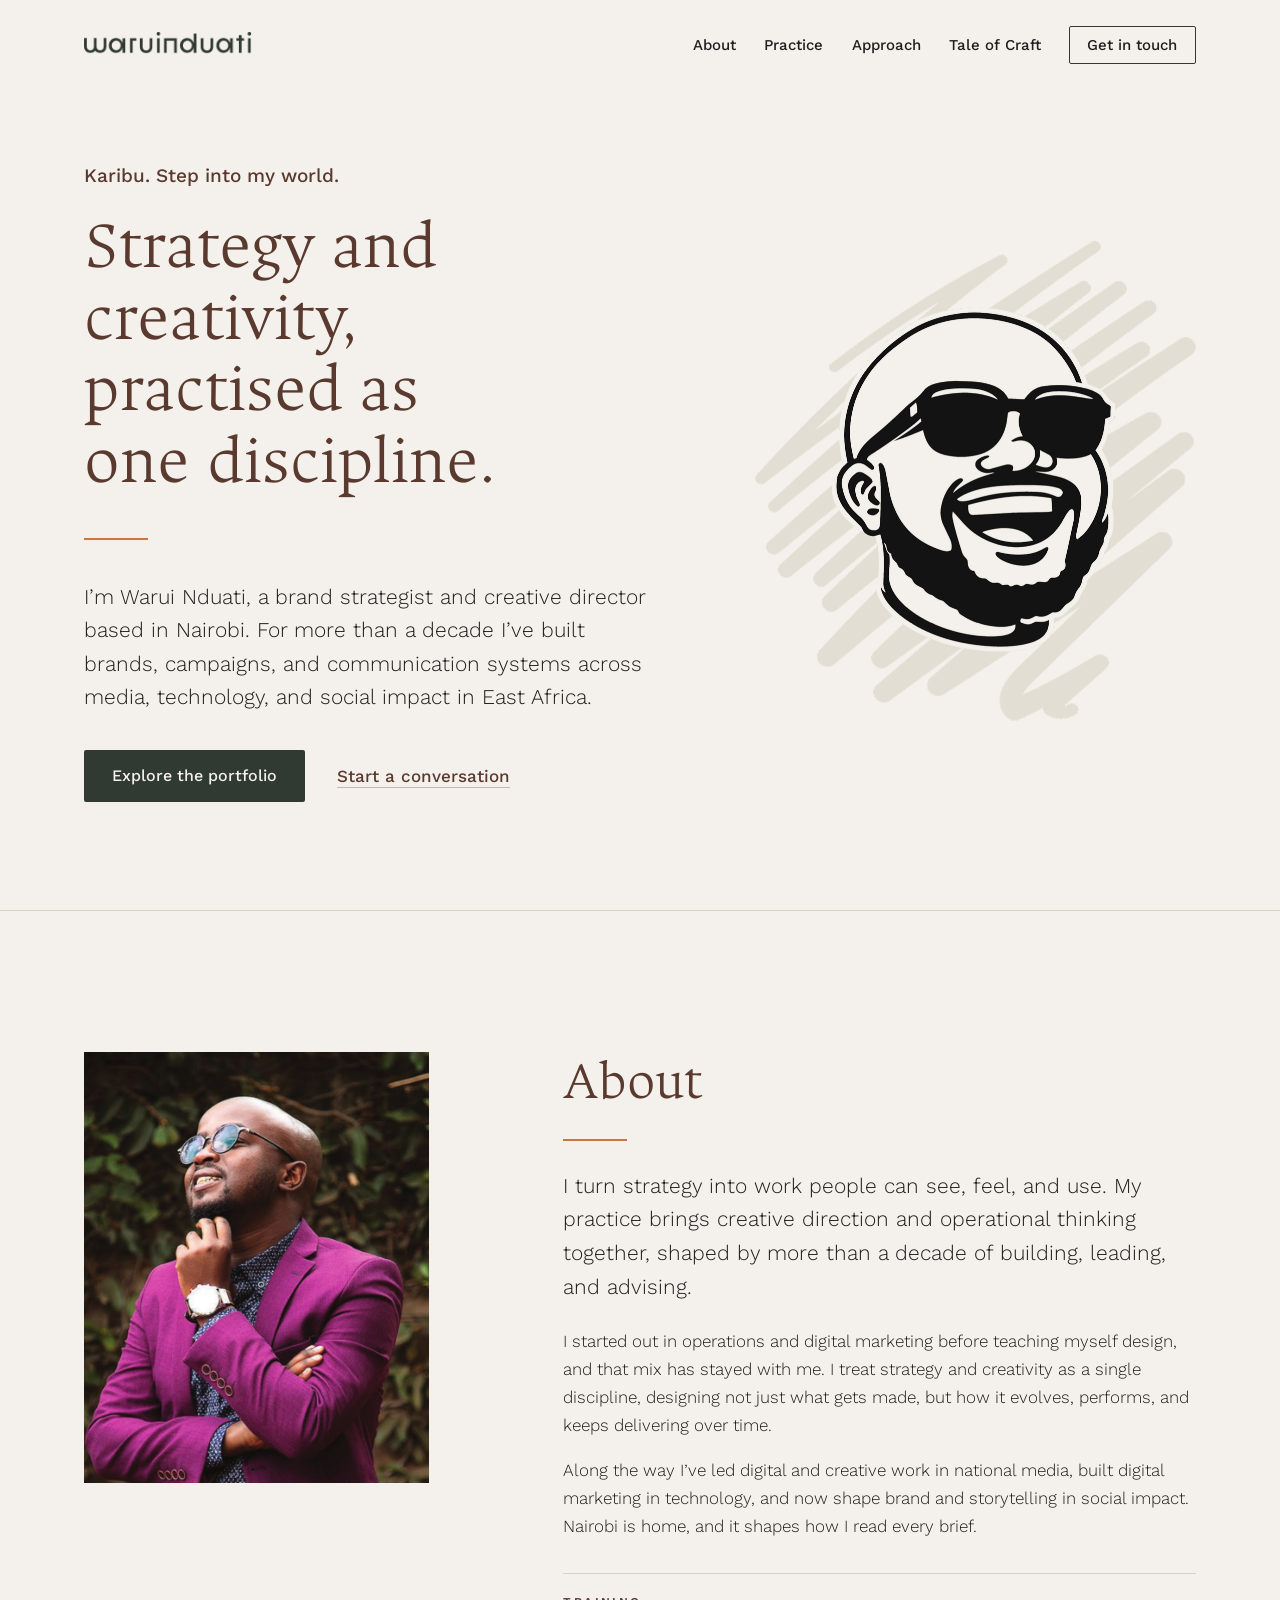
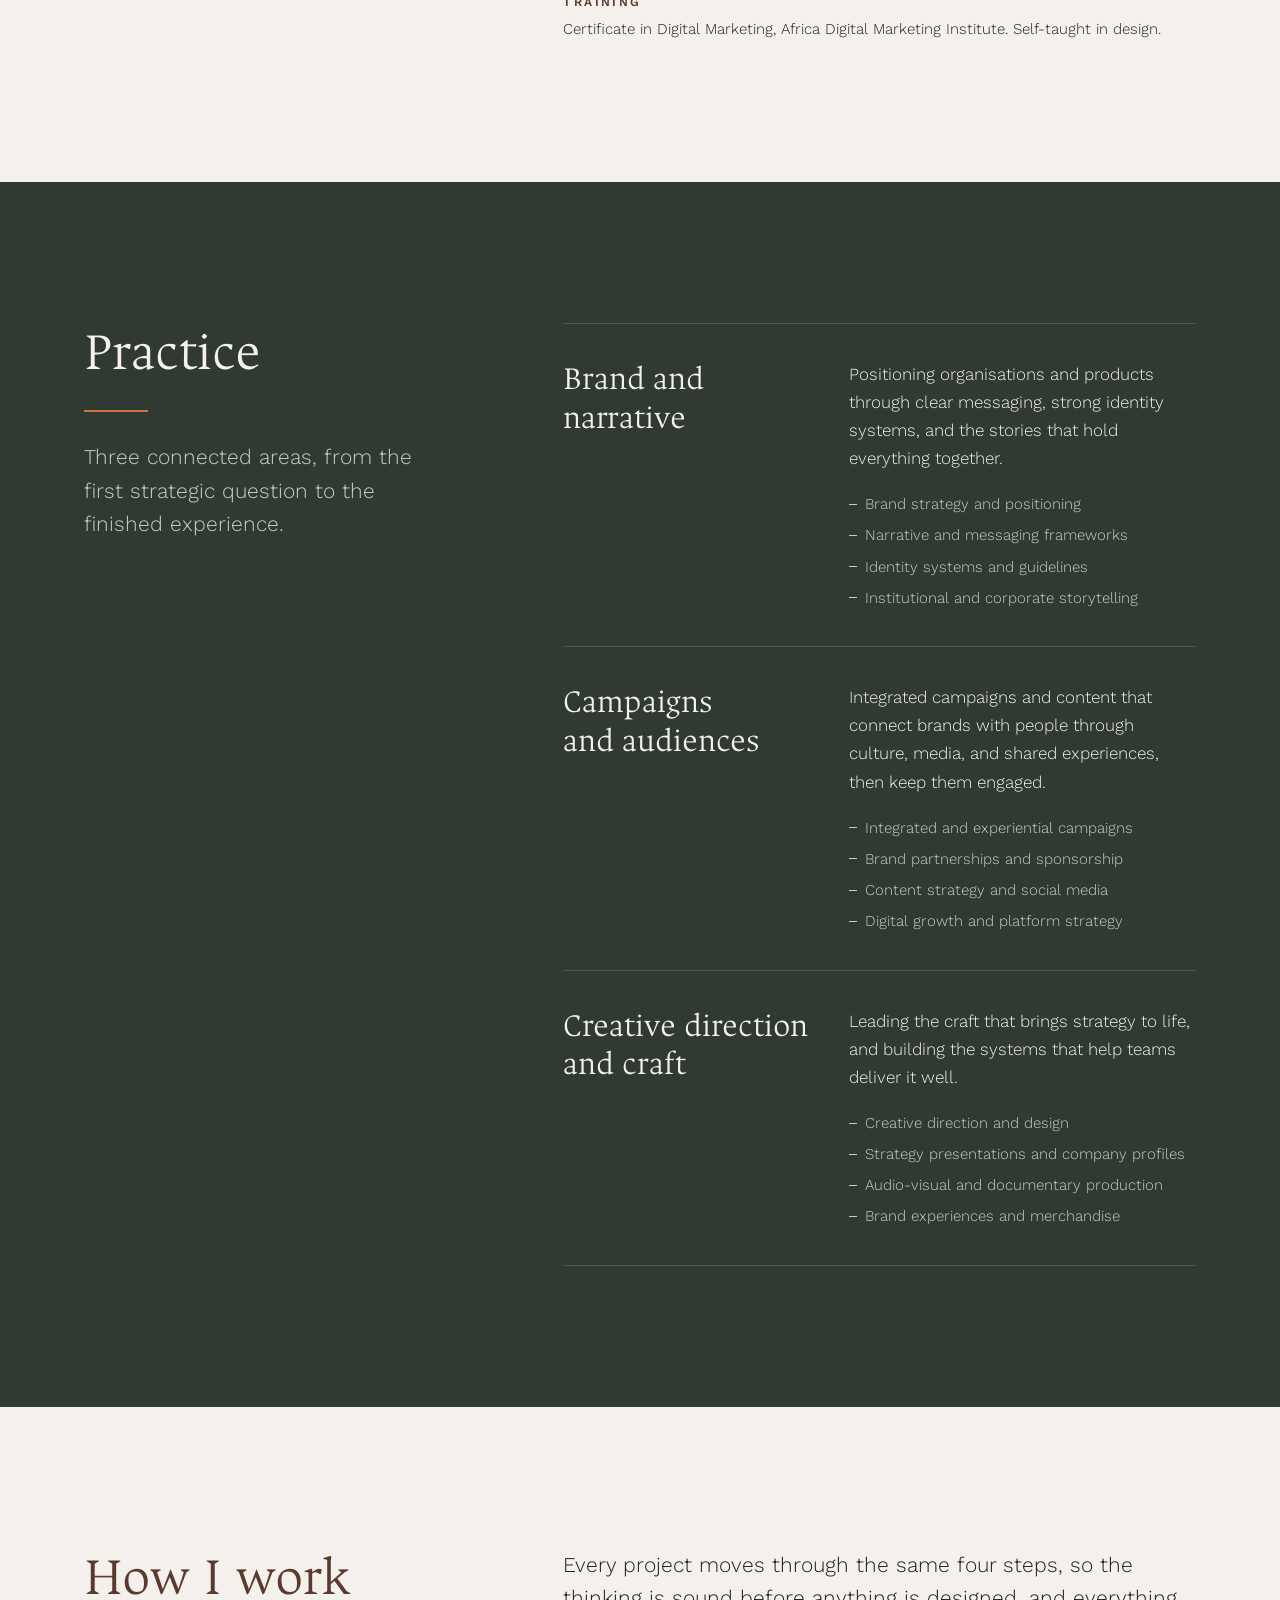
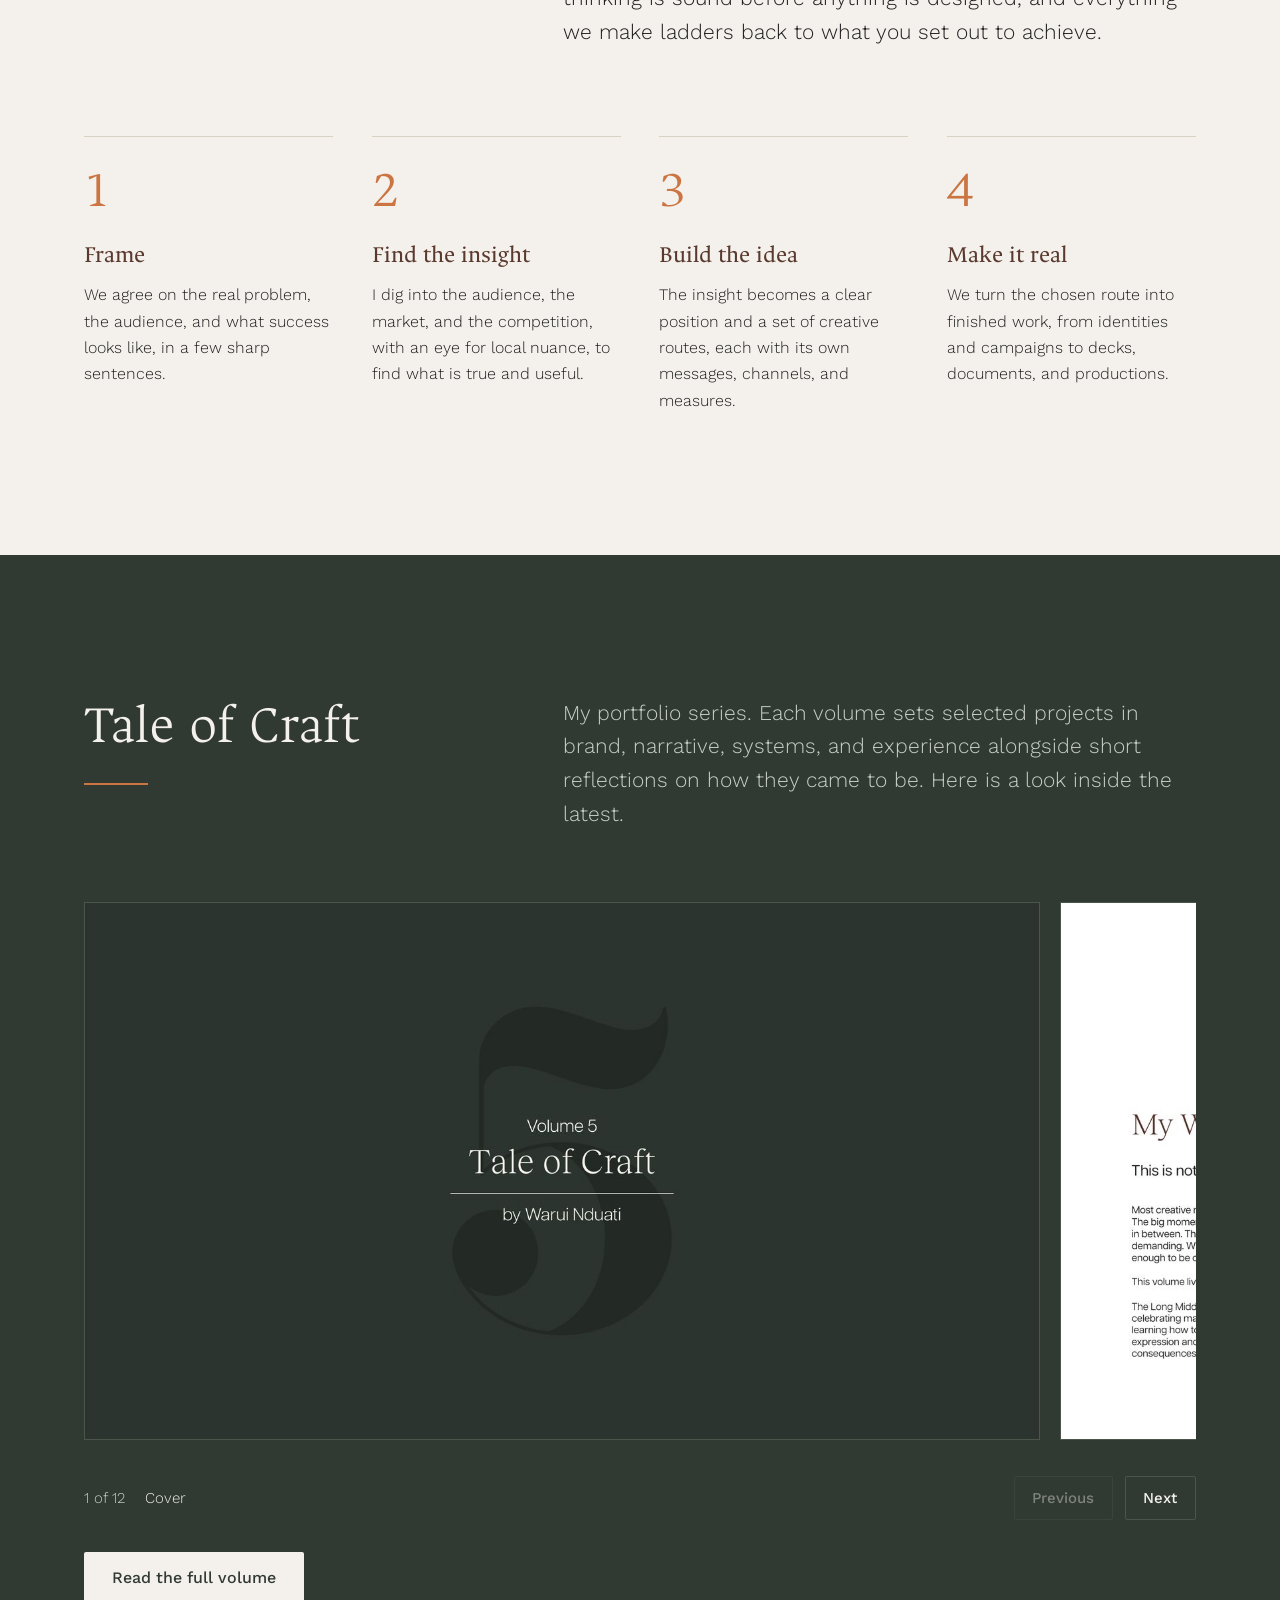
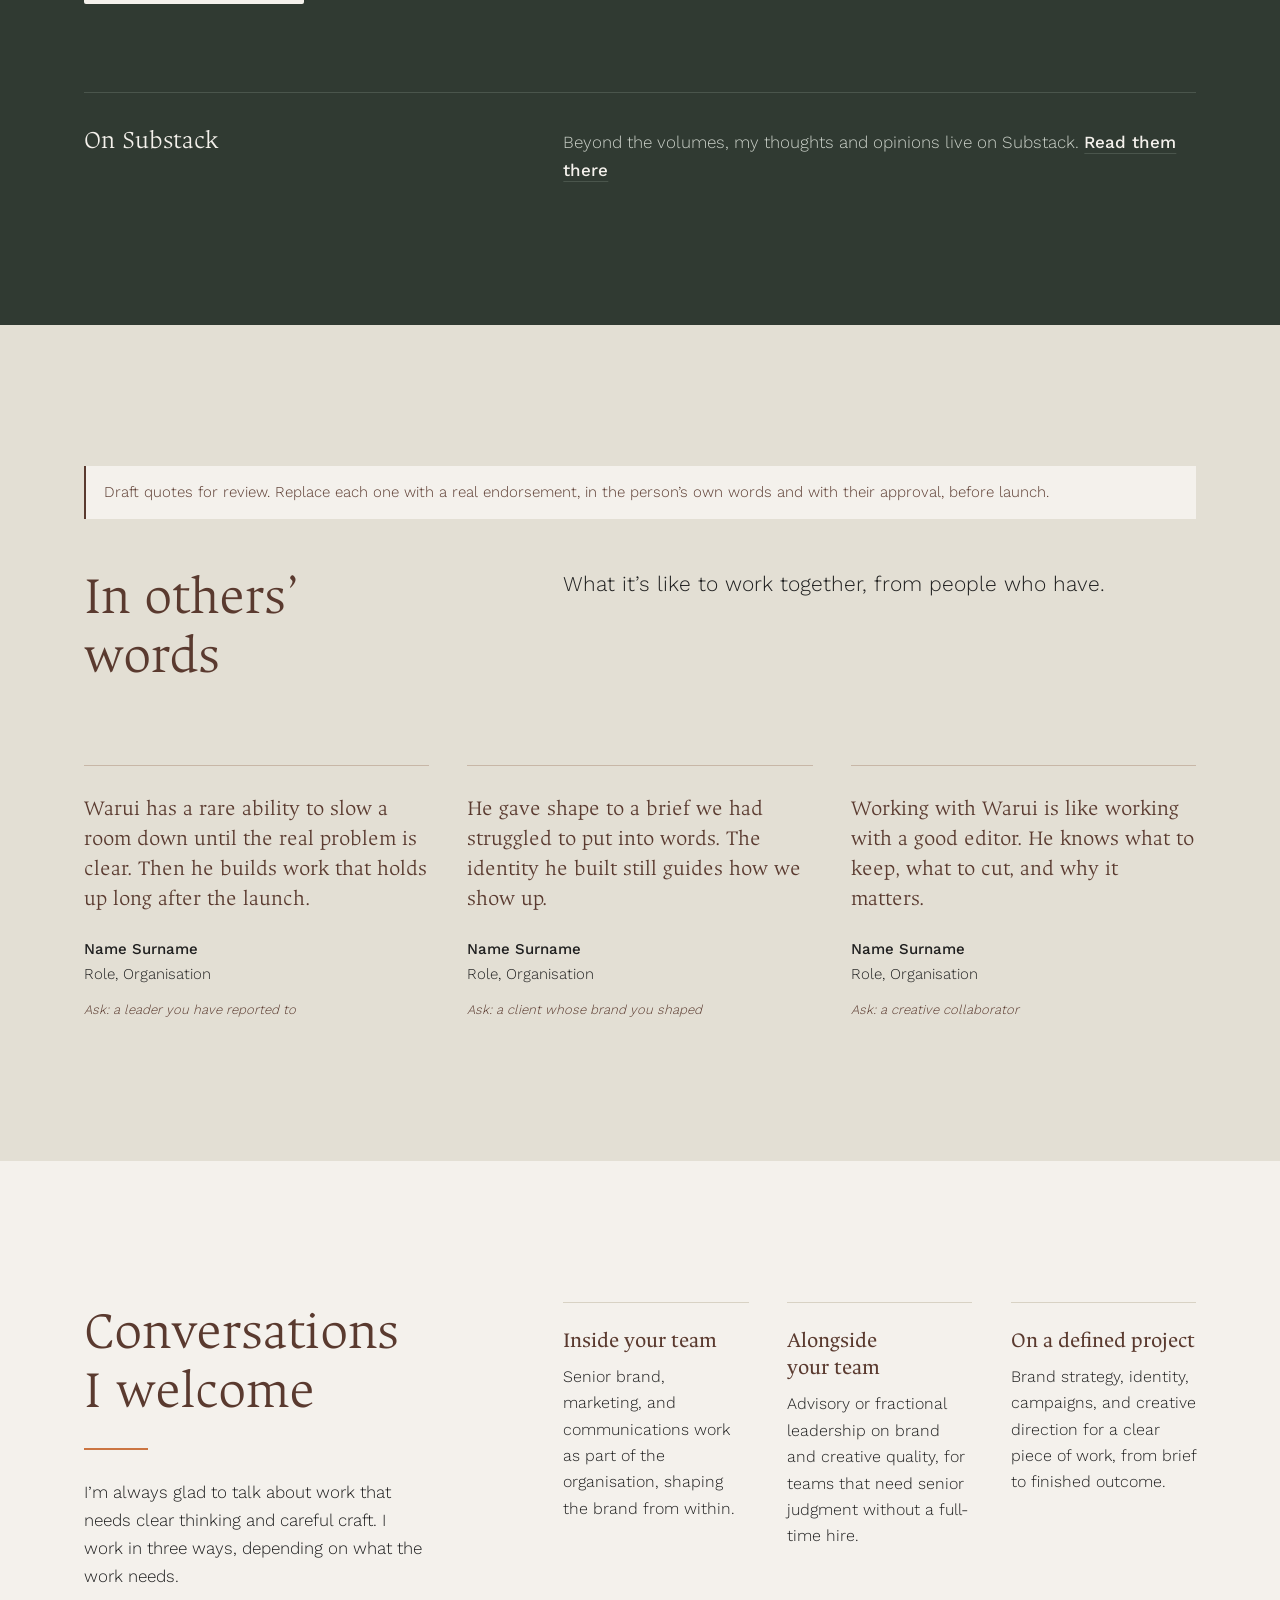
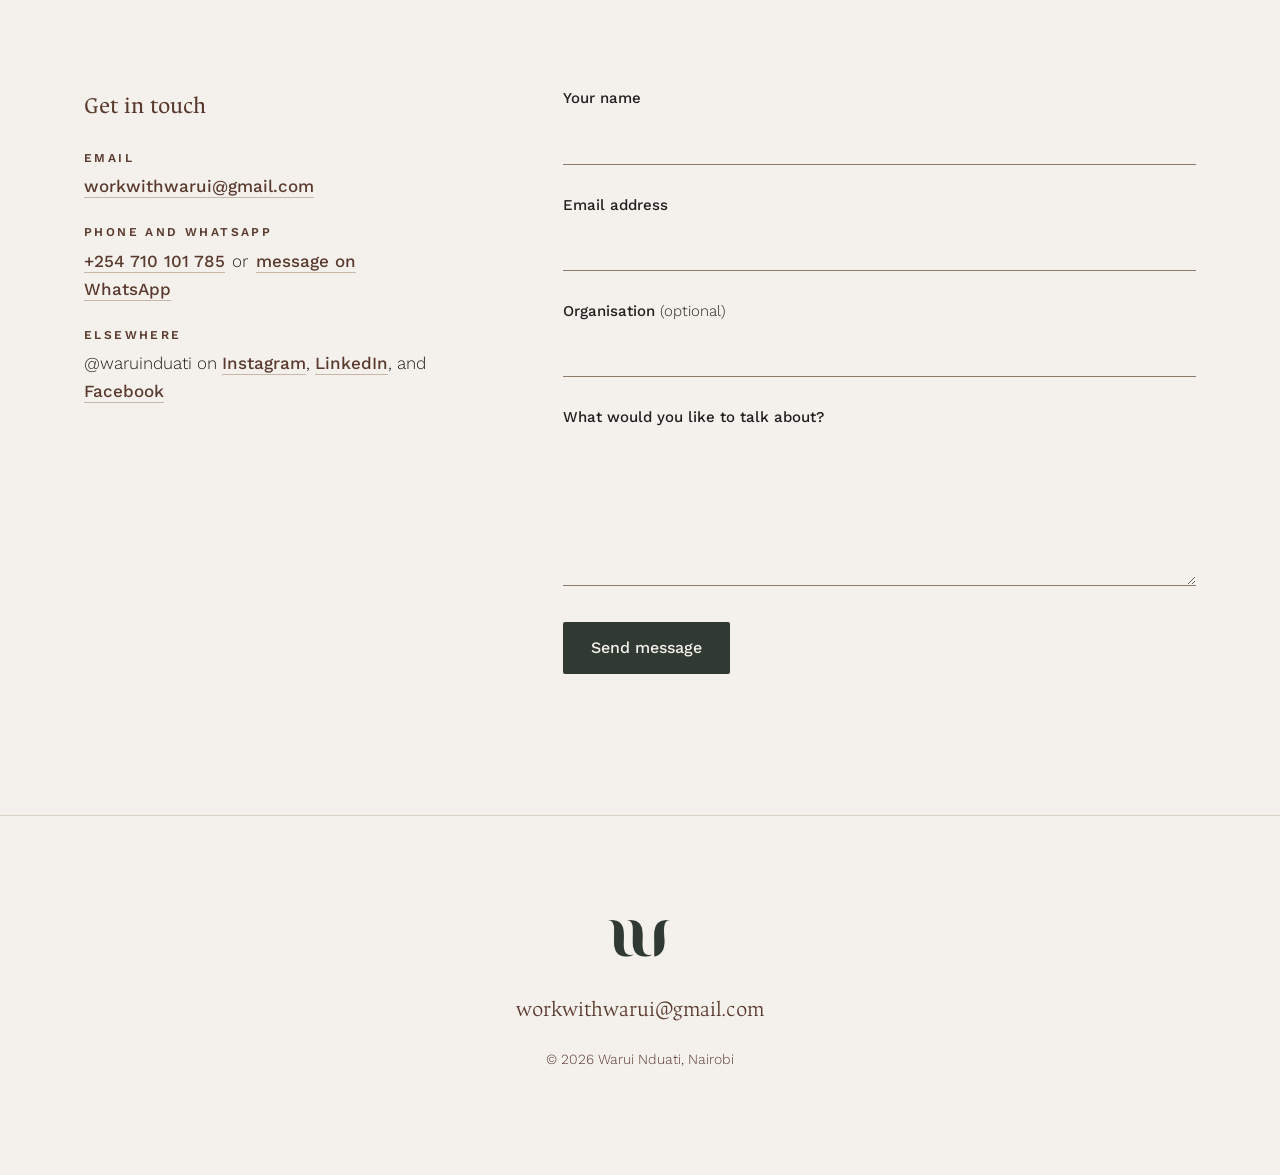
<file: index.html>
<!doctype html>
<html lang="en-GB">
<head>
  <meta charset="utf-8">
  <meta name="viewport" content="width=device-width, initial-scale=1">
  <title>Warui Nduati | Brand strategy and creative direction, Nairobi</title>
  <meta name="description" content="Warui Nduati is a brand strategist and creative director in Nairobi, turning strategy into work people can see, feel, and use across media, technology, and social impact.">
  <link rel="canonical" href="https://www.waruinduati.com/">
  <meta name="theme-color" content="#F4F1EC">

  <meta property="og:type" content="profile">
  <meta property="og:site_name" content="Warui Nduati">
  <meta property="og:title" content="Warui Nduati | Brand strategy and creative direction, Nairobi">
  <meta property="og:description" content="Strategy and creativity, practised as one discipline. Brand, narrative, campaigns, and creative direction across media, technology, and social impact.">
  <meta property="og:url" content="https://www.waruinduati.com/">
  <meta property="og:image" content="https://www.waruinduati.com/assets/img/og-image.jpg">
  <meta property="og:image:width" content="1200">
  <meta property="og:image:height" content="630">
  <meta property="profile:first_name" content="Warui">
  <meta property="profile:last_name" content="Nduati">
  <meta name="twitter:card" content="summary_large_image">

  <link rel="icon" href="favicon.ico" sizes="any">
  <link rel="icon" type="image/png" sizes="32x32" href="assets/img/favicon-32.png">
  <link rel="apple-touch-icon" href="assets/img/apple-touch-icon.png">

  <link rel="preload" href="assets/fonts/Ancizar-Light.woff2" as="font" type="font/woff2" crossorigin>
  <link rel="preload" href="assets/fonts/WorkSans-Light.woff2" as="font" type="font/woff2" crossorigin>
  <link rel="stylesheet" href="assets/css/site.css">

  <script type="application/ld+json">
  {
    "@context": "https://schema.org",
    "@type": "Person",
    "name": "Warui Nduati",
    "alternateName": "Daniel Warui Nduati",
    "url": "https://www.waruinduati.com/",
    "image": "https://www.waruinduati.com/assets/img/warui-portrait.jpg",
    "jobTitle": "Brand strategist and creative director",
    "email": "workwithwarui@gmail.com",
    "telephone": "+254710101785",
    "address": { "@type": "PostalAddress", "addressLocality": "Nairobi", "addressCountry": "KE" },
    "knowsAbout": ["Brand strategy", "Integrated marketing communications", "Creative direction", "Content strategy", "Experiential marketing", "Digital marketing"],
    "sameAs": ["https://www.instagram.com/waruinduati/"]
  }
  </script>
</head>
<body>
  <a class="skip-link" href="#main">Skip to content</a>

  <header class="site-header">
    <div class="wrap header-inner">
      <a class="brand" href="#top" aria-label="Warui Nduati, back to top">
        <img src="assets/img/wn-wordmark-olive.png" alt="Warui Nduati" width="168" height="23">
      </a>
      <nav class="site-nav" aria-label="Main">
        <button class="nav-toggle" type="button" aria-expanded="false" aria-controls="nav-list">Menu</button>
        <ul id="nav-list" class="nav-list">
          <li><a href="#about">About</a></li>
          <li><a href="#practice">Practice</a></li>
          <li><a href="#approach">Approach</a></li>
          <li><a href="#tale-of-craft">Tale of Craft</a></li>
          <li><a class="nav-cta" href="#contact">Get in touch</a></li>
        </ul>
      </nav>
    </div>
  </header>

  <main id="main">

    <!-- Hero: the avatar is the centrepiece, a welcome into Warui's world -->
    <section class="hero" id="top">
      <div class="wrap hero-grid">
        <p class="hero-greeting">Karibu. Step into my world.</p>
        <figure class="hero-avatar">
          <img src="assets/img/warui-avatar.png" alt="Illustrated portrait of Warui Nduati, laughing, in dark sunglasses" width="880" height="957">
        </figure>
        <div class="hero-text">
          <h1 class="hero-title">Strategy and creativity, practised as one discipline.</h1>
          <span class="rule hero-rule" aria-hidden="true"></span>
          <p class="hero-intro">I’m Warui Nduati, a brand strategist and creative director based in Nairobi. For more than a decade I’ve built brands, campaigns, and communication systems across media, technology, and social impact in East Africa.</p>
          <div class="hero-actions">
            <a class="btn" href="#tale-of-craft">Explore the portfolio</a>
            <a class="text-link" href="#contact">Start a conversation</a>
          </div>
        </div>
      </div>
    </section>

    <!-- About: second section, straight after the hero -->
    <section class="section about" id="about" aria-labelledby="about-title">
      <div class="wrap">
        <div class="about-grid">
          <figure class="portrait">
            <img src="assets/img/warui-portrait.jpg" alt="Warui Nduati in a magenta blazer, smiling and looking up" width="800" height="1000">
          </figure>
          <div class="about-copy">
            <h2 id="about-title">About</h2>
            <span class="rule" aria-hidden="true"></span>
            <p class="lede">I turn strategy into work people can see, feel, and use. My practice brings creative direction and operational thinking together, shaped by more than a decade of building, leading, and advising.</p>
            <p>I started out in operations and digital marketing before teaching myself design, and that mix has stayed with me. I treat strategy and creativity as a single discipline, designing not just what gets made, but how it evolves, performs, and keeps delivering over time.</p>
            <p>Along the way I’ve led digital and creative work in national media, built digital marketing in technology, and now shape brand and storytelling in social impact. Nairobi is home, and it shapes how I read every brief.</p>
            <p class="credentials"><span class="label">Training</span> Certificate in Digital Marketing, Africa Digital Marketing Institute. Self-taught in design.</p>
          </div>
        </div>
      </div>
    </section>

    <!-- Practice -->
    <section class="section practice" id="practice" aria-labelledby="practice-title">
      <div class="wrap split">
        <div class="split-head">
          <h2 id="practice-title">Practice</h2>
          <span class="rule" aria-hidden="true"></span>
          <p class="lede">Three connected areas, from the first strategic question to the finished experience.</p>
        </div>
        <ul class="split-body service-list">
          <li class="service">
            <h3>Brand and narrative</h3>
            <div class="service-body">
              <p>Positioning organisations and products through clear messaging, strong identity systems, and the stories that hold everything together.</p>
              <ul class="includes">
                <li>Brand strategy and positioning</li>
                <li>Narrative and messaging frameworks</li>
                <li>Identity systems and guidelines</li>
                <li>Institutional and corporate storytelling</li>
              </ul>
            </div>
          </li>
          <li class="service">
            <h3>Campaigns and audiences</h3>
            <div class="service-body">
              <p>Integrated campaigns and content that connect brands with people through culture, media, and shared experiences, then keep them engaged.</p>
              <ul class="includes">
                <li>Integrated and experiential campaigns</li>
                <li>Brand partnerships and sponsorship</li>
                <li>Content strategy and social media</li>
                <li>Digital growth and platform strategy</li>
              </ul>
            </div>
          </li>
          <li class="service">
            <h3>Creative direction and craft</h3>
            <div class="service-body">
              <p>Leading the craft that brings strategy to life, and building the systems that help teams deliver it well.</p>
              <ul class="includes">
                <li>Creative direction and design</li>
                <li>Strategy presentations and company profiles</li>
                <li>Audio-visual and documentary production</li>
                <li>Brand experiences and merchandise</li>
              </ul>
            </div>
          </li>
        </ul>
      </div>
    </section>

    <!-- Approach: a genuine four-step sequence, so it is numbered -->
    <section class="section approach" id="approach" aria-labelledby="approach-title">
      <div class="wrap">
        <div class="split">
          <div class="split-head">
            <h2 id="approach-title">How I work</h2>
          </div>
          <p class="split-body lede">Every project moves through the same four steps, so the thinking is sound before anything is designed, and everything we make ladders back to what you set out to achieve.</p>
        </div>
        <ol class="steps">
          <li class="step">
            <span class="step-num" aria-hidden="true">1</span>
            <h3>Frame</h3>
            <p>We agree on the real problem, the audience, and what success looks like, in a few sharp sentences.</p>
          </li>
          <li class="step">
            <span class="step-num" aria-hidden="true">2</span>
            <h3>Find the insight</h3>
            <p>I dig into the audience, the market, and the competition, with an eye for local nuance, to find what is true and useful.</p>
          </li>
          <li class="step">
            <span class="step-num" aria-hidden="true">3</span>
            <h3>Build the idea</h3>
            <p>The insight becomes a clear position and a set of creative routes, each with its own messages, channels, and measures.</p>
          </li>
          <li class="step">
            <span class="step-num" aria-hidden="true">4</span>
            <h3>Make it real</h3>
            <p>We turn the chosen route into finished work, from identities and campaigns to decks, documents, and productions.</p>
          </li>
        </ol>
      </div>
    </section>

    <!-- Tale of Craft: the portfolio series, previewed in place, with a plain lead to Warui's thoughts on Substack.
         When a new volume is out, swap the preview pages and the PDF.
         SUBSTACK: replace https://substack.com/ on the data-substack link with the publication address once confirmed. -->
    <section class="section craft" id="tale-of-craft" aria-labelledby="craft-title">
      <div class="wrap">
        <div class="split">
          <div class="split-head">
            <h2 id="craft-title">Tale of Craft</h2>
            <span class="rule" aria-hidden="true"></span>
          </div>
          <p class="split-body lede">My portfolio series. Each volume sets selected projects in brand, narrative, systems, and experience alongside short reflections on how they came to be. Here is a look inside the latest.</p>
        </div>

        <div class="viewer" aria-roledescription="carousel" aria-label="Preview of the latest volume of Tale of Craft">
        <ol class="viewer-track" id="viewer-track" tabindex="0" aria-label="Pages from the latest volume. Scroll sideways or use the arrow buttons.">
          <li class="spread" data-label="Cover">
            <img src="assets/img/volume-5/page-01.jpg" alt="Cover of Tale of Craft, Volume 5, by Warui Nduati" width="1440" height="810">
          </li>
          <li class="spread" data-label="Introduction">
            <img src="assets/img/volume-5/page-03.jpg" alt="Introduction: My Work and the Madness in Between" width="1440" height="810">
          </li>
          <li class="spread" data-label="Chapter 1">
            <img src="assets/img/volume-5/page-05.jpg" alt="Chapter 1 opener: When Brand Becomes Power" width="1440" height="810" loading="lazy">
          </li>
          <li class="spread" data-label="Brand design">
            <img src="assets/img/volume-5/page-07.jpg" alt="Case study: Abyan Salon and Spa rebrand" width="1440" height="810" loading="lazy">
          </li>
          <li class="spread" data-label="Brand design">
            <img src="assets/img/volume-5/page-08.jpg" alt="Case study: Afrikanest brand strategy" width="1440" height="810" loading="lazy">
          </li>
          <li class="spread" data-label="Brand design">
            <img src="assets/img/volume-5/page-09.jpg" alt="Case study: Lyzo Security identity" width="1440" height="810" loading="lazy">
          </li>
          <li class="spread" data-label="Presentations">
            <img src="assets/img/volume-5/page-13.jpg" alt="Case study: Radio Africa Events strategy presentation" width="1440" height="810" loading="lazy">
          </li>
          <li class="spread" data-label="Systems">
            <img src="assets/img/volume-5/page-18.jpg" alt="Case study: Rhythms of Kenya Awards and Academy brand system" width="1440" height="810" loading="lazy">
          </li>
          <li class="spread" data-label="Narrative">
            <img src="assets/img/volume-5/page-22.jpg" alt="Case study: Model School Feeding Policy Documentary" width="1440" height="810" loading="lazy">
          </li>
          <li class="spread" data-label="Events">
            <img src="assets/img/volume-5/page-26.jpg" alt="Case study: Shaka Groove event identity" width="1440" height="810" loading="lazy">
          </li>
          <li class="spread" data-label="Events">
            <img src="assets/img/volume-5/page-27.jpg" alt="Case study: Maitu Mukabete III tour campaign" width="1440" height="810" loading="lazy">
          </li>
          <li class="spread" data-label="Merchandising">
            <img src="assets/img/volume-5/page-34.jpg" alt="Case study: Merch by Auntie Jemimah" width="1440" height="810" loading="lazy">
          </li>
        </ol>
          <div class="viewer-bar">
            <p class="viewer-status" aria-live="polite"><span id="viewer-count">1 of 12</span><span class="viewer-label" id="viewer-label">Cover</span></p>
            <div class="viewer-controls">
              <button class="viewer-btn" type="button" data-dir="-1" aria-controls="viewer-track" aria-label="Previous page">Previous</button>
              <button class="viewer-btn" type="button" data-dir="1" aria-controls="viewer-track" aria-label="Next page">Next</button>
            </div>
          </div>
        </div>

        <div class="craft-action">
          <a class="btn btn-light" href="docs/tale-of-craft-volume-5.pdf" target="_blank" rel="noopener">Read the full volume</a>
        </div>

        <div class="split craft-substack">
          <p class="split-head craft-substack-label">On Substack</p>
          <p class="split-body">Beyond the volumes, my thoughts and opinions live on Substack. <a class="text-link" href="https://substack.com/" target="_blank" rel="noopener" data-substack>Read them there</a></p>
        </div>
      </div>
    </section>

    <!-- DRAFT: placeholder endorsements. Replace each quote and name with a real, approved endorsement.
         While data-draft is present, site.js removes this section on the live domain. -->
    <section class="section endorsements" id="endorsements" aria-labelledby="endorsements-title" data-draft>
      <div class="wrap">
        <p class="draft-banner">Draft quotes for review. Replace each one with a real endorsement, in the person’s own words and with their approval, before launch.</p>
        <div class="split">
          <div class="split-head">
            <h2 id="endorsements-title">In others’ words</h2>
          </div>
          <p class="split-body lede">What it’s like to work together, from people who have.</p>
        </div>
        <ul class="quotes">
          <li class="quote">
            <blockquote><p>Warui has a rare ability to slow a room down until the real problem is clear. Then he builds work that holds up long after the launch.</p></blockquote>
            <p class="quote-name">Name Surname</p>
            <p class="quote-role">Role, Organisation</p>
            <p class="quote-ask">Ask: a leader you have reported to</p>
          </li>
          <li class="quote">
            <blockquote><p>He gave shape to a brief we had struggled to put into words. The identity he built still guides how we show up.</p></blockquote>
            <p class="quote-name">Name Surname</p>
            <p class="quote-role">Role, Organisation</p>
            <p class="quote-ask">Ask: a client whose brand you shaped</p>
          </li>
          <li class="quote">
            <blockquote><p>Working with Warui is like working with a good editor. He knows what to keep, what to cut, and why it matters.</p></blockquote>
            <p class="quote-name">Name Surname</p>
            <p class="quote-role">Role, Organisation</p>
            <p class="quote-ask">Ask: a creative collaborator</p>
          </li>
        </ul>
      </div>
    </section>

    <!-- Contact: the conversations Warui welcomes, then the ways to reach him -->
    <section class="section contact" id="contact" aria-labelledby="contact-title">
      <div class="wrap">
        <div class="split">
          <div class="split-head">
            <h2 id="contact-title">Conversations I welcome</h2>
            <span class="rule" aria-hidden="true"></span>
            <p>I’m always glad to talk about work that needs clear thinking and careful craft. I work in three ways, depending on what the work needs.</p>
          </div>
          <ul class="split-body welcome">
            <li>
              <h3>Inside your team</h3>
              <p>Senior brand, marketing, and communications work as part of the organisation, shaping the brand from within.</p>
            </li>
            <li>
              <h3>Alongside your team</h3>
              <p>Advisory or fractional leadership on brand and creative quality, for teams that need senior judgment without a full-time hire.</p>
            </li>
            <li>
              <h3>On a defined project</h3>
              <p>Brand strategy, identity, campaigns, and creative direction for a clear piece of work, from brief to finished outcome.</p>
            </li>
          </ul>
        </div>

        <div class="split contact-row">
          <div class="split-head">
          <h3 class="contact-subhead">Get in touch</h3>
          <dl class="contact-details">
            <div>
              <dt class="label">Email</dt>
              <dd><a href="mailto:workwithwarui@gmail.com">workwithwarui@gmail.com</a></dd>
            </div>
            <div>
              <dt class="label">Phone and WhatsApp</dt>
              <dd><a href="tel:+254710101785">+254 710 101 785</a> <span class="sep">or</span> <a href="https://wa.me/254710101785" target="_blank" rel="noopener">message on WhatsApp</a></dd>
            </div>
            <div>
              <dt class="label">Elsewhere</dt>
              <!-- Confirm each profile address before launch -->
              <dd>@waruinduati on <a href="https://www.instagram.com/waruinduati/" target="_blank" rel="noopener">Instagram</a>, <a href="https://www.linkedin.com/in/waruinduati/" target="_blank" rel="noopener">LinkedIn</a>, and <a href="https://www.facebook.com/waruinduati" target="_blank" rel="noopener">Facebook</a></dd>
            </div>
          </dl>
        </div>

        <form class="split-body contact-form" id="contact-form" action="https://formsubmit.co/workwithwarui@gmail.com" method="POST" novalidate>
          <input type="hidden" name="_subject" value="New message from waruinduati.com">
          <input type="hidden" name="_template" value="table">
          <input type="hidden" name="_captcha" value="false">
          <input type="hidden" name="_next" value="https://www.waruinduati.com/thanks.html">
          <div class="hp" aria-hidden="true">
            <label for="f-honey">Leave this field empty</label>
            <input type="text" id="f-honey" name="_honey" tabindex="-1" autocomplete="off">
          </div>

          <div class="field">
            <label for="f-name">Your name</label>
            <input id="f-name" name="name" type="text" autocomplete="name" required>
            <p class="field-error" id="f-name-error" hidden>Enter your name.</p>
          </div>
          <div class="field">
            <label for="f-email">Email address</label>
            <input id="f-email" name="email" type="email" autocomplete="email" required>
            <p class="field-error" id="f-email-error" hidden>Enter an email address like name@company.com.</p>
          </div>
          <div class="field">
            <label for="f-org">Organisation <span class="optional">(optional)</span></label>
            <input id="f-org" name="organisation" type="text" autocomplete="organization">
          </div>
          <div class="field">
            <label for="f-message">What would you like to talk about?</label>
            <textarea id="f-message" name="message" rows="5" required></textarea>
            <p class="field-error" id="f-message-error" hidden>Add a few lines about what you have in mind.</p>
          </div>

          <div class="form-actions">
            <button class="btn" type="submit">Send message</button>
            <p class="form-status" role="status" aria-live="polite"></p>
          </div>
        </form>
        </div>
      </div>
    </section>
  </main>

  <!-- Closing: centred icon mark and contact line, as on WN closing pages -->
  <footer class="site-footer">
    <div class="wrap footer-inner">
      <img class="footer-mark" src="assets/img/wn-mark-olive.png" alt="" width="64" height="40">
      <p class="footer-line"><a href="mailto:workwithwarui@gmail.com">workwithwarui@gmail.com</a></p>
      <p class="footer-meta">© <span id="year">2026</span> Warui Nduati, Nairobi</p>
    </div>
  </footer>

  <script src="assets/js/site.js" defer></script>
</body>
</html>
</file>
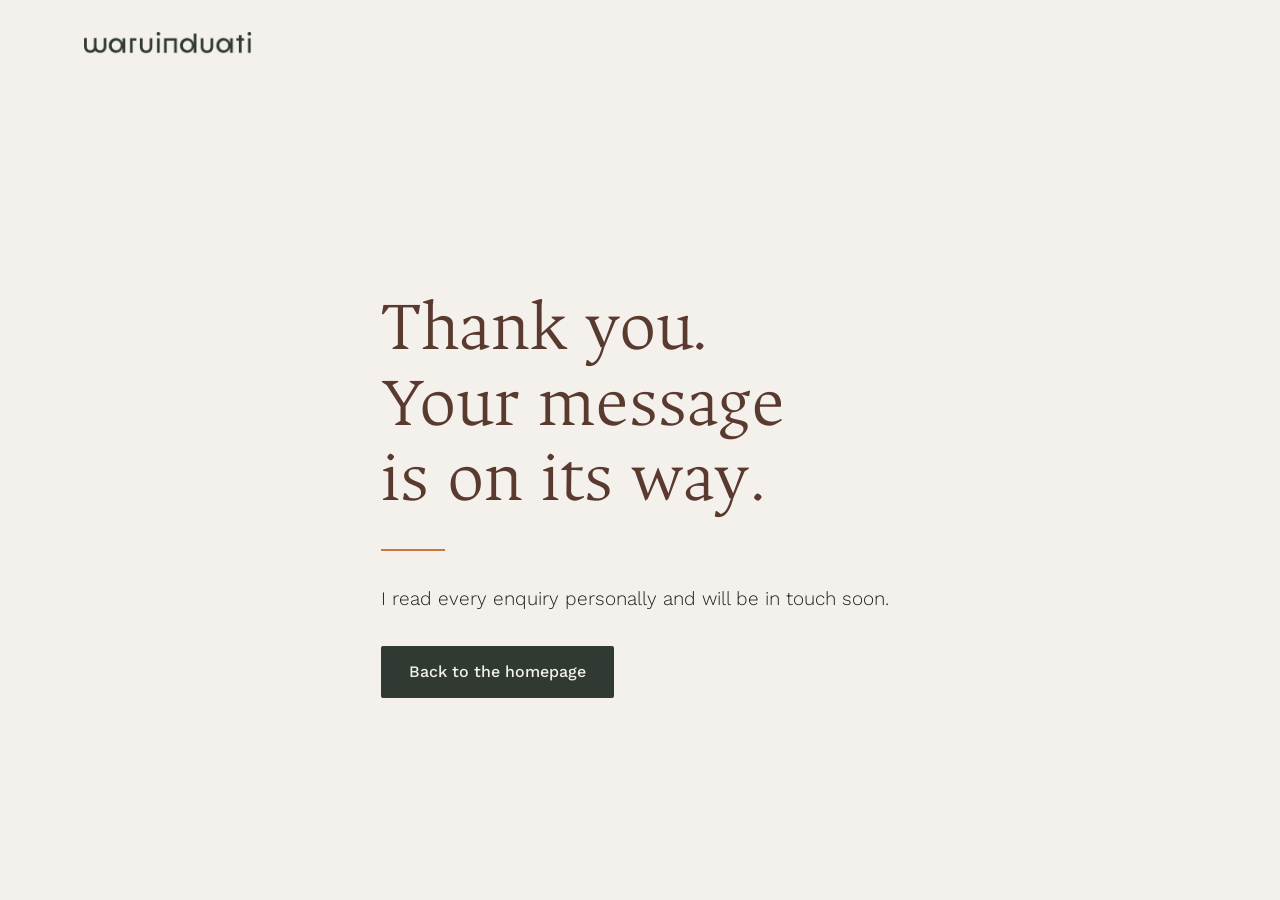
<file: thanks.html>
<!doctype html>
<html lang="en-GB">
<head>
  <meta charset="utf-8">
  <meta name="viewport" content="width=device-width, initial-scale=1">
  <title>Message sent | Warui Nduati</title>
  <meta name="robots" content="noindex">
  <link rel="icon" href="favicon.ico" sizes="any">
  <link rel="stylesheet" href="assets/css/site.css">
</head>
<body>
  <header class="site-header">
    <div class="wrap header-inner">
      <a class="brand" href="./"><img src="assets/img/wn-wordmark-olive.png" alt="Warui Nduati" width="168" height="23"></a>
    </div>
  </header>
  <main class="simple">
    <div class="wrap">
      <h1>Thank you. Your message is on its way.</h1>
      <span class="rule" aria-hidden="true"></span>
      <p>I read every enquiry personally and will be in touch soon.</p>
      <div class="hero-actions"><a class="btn" href="./">Back to the homepage</a></div>
    </div>
  </main>
</body>
</html>
</file>
<file: assets/css/site.css>
/* Warui Nduati website
   Brand: ivory and ink first, earth tones second, accents last.
   Headings in Ancizar Serif (Light / Regular only), body in Work Sans
   (substitute for Miranda Sans). Hairline rules, one orange moment per screen. */

@font-face { font-family: "Ancizar Serif"; src: url("../fonts/Ancizar-Light.woff2") format("woff2"); font-weight: 300; font-style: normal; font-display: swap; }
@font-face { font-family: "Ancizar Serif"; src: url("../fonts/Ancizar-Regular.woff2") format("woff2"); font-weight: 400; font-style: normal; font-display: swap; }
@font-face { font-family: "Work Sans"; src: url("../fonts/WorkSans-Light.woff2") format("woff2"); font-weight: 300; font-style: normal; font-display: swap; }
@font-face { font-family: "Work Sans"; src: url("../fonts/WorkSans-Medium.woff2") format("woff2"); font-weight: 500; font-style: normal; font-display: swap; }
@font-face { font-family: "Work Sans"; src: url("../fonts/WorkSans-SemiBold.woff2") format("woff2"); font-weight: 600; font-style: normal; font-display: swap; }

:root {
  /* Core */
  --earth: #5A3A2F;
  --olive: #303A32;
  --orange: #CB7542;
  --ink: #1F1F1F;
  /* Neutrals */
  --ivory: #F4F1EC;
  --stone: #E3DFD4;
  --taupe: #C8B7A7;
  --mushroom: #8C7B6B;
  /* Reserved: interactive states only */
  --cobalt: #2F6BFF;
  /* Rule tints */
  --rule: #D8D2C4;
  --rule-dark: #4A554C;
  --on-dark: #F4F1EC;
  --on-dark-2: #C9CFC7;

  --serif: "Ancizar Serif", Georgia, "Times New Roman", serif;
  --sans: "Work Sans", "Helvetica Neue", Arial, sans-serif;

  --wrap: 1240px;
  --gutter: clamp(1.25rem, 5vw, 4rem);
  --section: clamp(5rem, 11vw, 9.5rem);
  --gap: clamp(1.5rem, 3vw, 2.5rem);
}

*, *::before, *::after { box-sizing: border-box; }

html { scroll-behavior: smooth; -webkit-text-size-adjust: 100%; }
body {
  margin: 0;
  background: var(--ivory);
  color: var(--ink);
  font-family: var(--sans);
  font-weight: 300;
  font-size: 1.0625rem;
  line-height: 1.65;
  -webkit-font-smoothing: antialiased;
  text-rendering: optimizeLegibility;
  overflow-x: clip;
}
img { max-width: 100%; height: auto; display: block; }
a { color: inherit; }
strong, b { font-weight: 500; }
figure { margin: 0; }

h1, h2, h3 {
  font-family: var(--serif);
  font-weight: 300;
  color: var(--earth);
  margin: 0;
  letter-spacing: 0;
  text-wrap: balance;
}
p { margin: 0 0 1em; }
p:last-child { margin-bottom: 0; }

:focus-visible { outline: 2px solid var(--cobalt); outline-offset: 3px; }

.wrap { max-width: var(--wrap); margin-inline: auto; padding-inline: var(--gutter); }

.skip-link {
  position: absolute; left: 1rem; top: -4rem; z-index: 50;
  background: var(--olive); color: var(--on-dark);
  padding: .75rem 1rem; text-decoration: none; font-weight: 500;
}
.skip-link:focus { top: 1rem; }

/* Shared pieces */
.rule { display: block; width: 4rem; height: 2px; background: var(--orange); }
.label {
  font-family: var(--sans);
  font-weight: 600;
  font-size: .75rem;
  line-height: 1.4;
  letter-spacing: .2em;
  text-transform: uppercase;
  color: var(--earth);
  margin: 0;
}
.lede { font-size: clamp(1.125rem, 1rem + .4vw, 1.3125rem); line-height: 1.6; }

.btn {
  display: inline-flex; align-items: center; justify-content: center;
  min-height: 3.25rem; padding: .875rem 1.75rem;
  background: var(--olive); color: var(--on-dark);
  font: 500 1rem/1.2 var(--sans);
  text-decoration: none; border: 0; border-radius: 2px; cursor: pointer;
  transition: background-color .2s ease;
}
.btn:hover { background: var(--earth); }
.btn-light { background: var(--ivory); color: var(--olive); }
.btn-light:hover { background: var(--stone); }
.btn[disabled] { opacity: .6; cursor: progress; }

.text-link {
  font-weight: 500; color: var(--earth);
  text-decoration: underline; text-decoration-thickness: 1px;
  text-underline-offset: .3em; text-decoration-color: var(--taupe);
  transition: text-decoration-color .2s ease, color .2s ease;
}
.text-link:hover { color: var(--cobalt); text-decoration-color: var(--cobalt); }

/* Header */
.site-header { position: relative; z-index: 20; }
.header-inner {
  display: flex; align-items: center; justify-content: space-between;
  min-height: 5.5rem; gap: 2rem;
}
.brand img { width: 168px; height: auto; }
.nav-list { list-style: none; margin: 0; padding: 0; display: flex; align-items: center; gap: clamp(1.25rem, 2.2vw, 2.25rem); }
.nav-list a { font-weight: 500; font-size: .9375rem; text-decoration: none; color: var(--ink); white-space: nowrap; }
.nav-list a:not(.nav-cta) { background: linear-gradient(var(--orange), var(--orange)) no-repeat 0 100% / 0 1px; padding-bottom: 2px; transition: background-size .25s ease; }
.nav-list a:not(.nav-cta):hover { background-size: 100% 1px; }
.nav-cta { border: 1px solid var(--olive); padding: .55rem 1.1rem; border-radius: 2px; transition: background-color .2s ease, color .2s ease; }
.nav-cta:hover { background: var(--olive); color: var(--on-dark) !important; }
.nav-toggle { display: none; }

/* Hero: left-aligned like the rest of the site, with the avatar as the centrepiece beside the text */
.hero { padding-block: clamp(2.5rem, 8vh, 5.5rem) clamp(5rem, 12vh, 8.5rem); }
.hero-grid { display: grid; grid-template-columns: repeat(12, minmax(0, 1fr)); grid-template-rows: auto auto; column-gap: var(--gap); align-content: center; }
.hero-greeting { grid-column: 1 / span 7; grid-row: 1; align-self: end; }
.hero-text { grid-column: 1 / span 7; grid-row: 2; align-self: start; }
.hero-avatar { grid-column: 8 / -1; grid-row: 1 / span 2; align-self: center; justify-self: end; width: 100%; max-width: 460px; margin: 0; }
.hero-avatar img { width: 100%; height: auto; }
.hero-greeting { margin: 0 0 1.25rem; font-weight: 500; font-size: clamp(1rem, .95rem + .3vw, 1.1875rem); color: var(--earth); }
.hero-title {
  font-size: clamp(2.5rem, 1.1rem + 4vw, 4.75rem);
  line-height: 1.04;
  max-width: 15ch;
}
.hero-rule { margin-block: clamp(1.75rem, 3.5vw, 2.5rem); }
.hero-intro { max-width: 36rem; font-size: clamp(1.0625rem, 1rem + .4vw, 1.3125rem); line-height: 1.6; }
.hero-actions { display: flex; flex-wrap: wrap; align-items: center; gap: 1.25rem 2rem; margin-top: 2.25rem; }

/* The one orchestrated moment: the avatar arrives, the title settles, the orange rule draws across */
@media (prefers-reduced-motion: no-preference) {
  .hero-avatar img { animation: arrive 1s cubic-bezier(.2,.7,.2,1) both; }
  .hero-greeting, .hero-title { animation: settle .9s cubic-bezier(.2,.7,.2,1) .35s both; }
  .hero-rule { transform-origin: left center; animation: draw .8s cubic-bezier(.6,0,.2,1) .8s both; }
  .hero-intro, .hero-actions { animation: fade .8s ease 1.05s both; }
}
@keyframes arrive { from { opacity: 0; transform: translateY(16px) scale(.96); } to { opacity: 1; transform: none; } }
@keyframes settle { from { opacity: 0; transform: translateY(14px); } to { opacity: 1; transform: none; } }
@keyframes draw { from { transform: scaleX(0); } to { transform: scaleX(1); } }
@keyframes fade { from { opacity: 0; } to { opacity: 1; } }

/* Sections and the editorial split */
.section { padding-block: var(--section); }
.section h2 { font-size: clamp(2.125rem, 1.5rem + 2.4vw, 3.5rem); line-height: 1.08; }
.split { display: grid; grid-template-columns: repeat(12, minmax(0, 1fr)); column-gap: var(--gap); row-gap: 2.5rem; }
.split-head { grid-column: 1 / span 4; }
.split-body { grid-column: 6 / -1; }
.split-head .rule { margin-block: 1.75rem; }
.split-head > p:not(.lede) { margin-top: 1.25rem; max-width: 26rem; }

/* Dark grounds: practice and Tale of Craft */
.practice, .craft { background: var(--olive); color: var(--on-dark-2); }
.practice h2, .practice h3, .craft h2, .craft h3 { color: var(--on-dark); }
.practice .lede { color: var(--on-dark-2); max-width: 22rem; }
.practice :focus-visible, .craft :focus-visible { outline-color: var(--on-dark); }

/* Practice */
.service-list { list-style: none; margin: 0; padding: 0; }
.service {
  display: grid; grid-template-columns: minmax(0, 5fr) minmax(0, 7fr); column-gap: var(--gap); row-gap: 1rem;
  padding-block: 2.25rem; border-top: 1px solid var(--rule-dark);
}
.service:last-child { border-bottom: 1px solid var(--rule-dark); }
.service h3 { font-size: clamp(1.625rem, 1.3rem + 1vw, 2.125rem); line-height: 1.15; }
.service-body > p { font-size: 1.0625rem; color: var(--on-dark); margin-bottom: 1.25rem; }
.includes { list-style: none; margin: 0; padding: 0; display: grid; gap: .4rem; font-size: .9375rem; }
.includes li { padding-left: 1rem; position: relative; }
.includes li::before { content: ""; position: absolute; left: 0; top: .78em; width: .45rem; height: 1px; background: var(--on-dark-2); }

/* Approach: a real sequence, so numerals in burnt orange */
.steps {
  list-style: none; margin: clamp(3.5rem, 7vw, 5.5rem) 0 0; padding: 0;
  display: grid; grid-template-columns: repeat(4, minmax(0, 1fr)); gap: var(--gap);
}
.step { border-top: 1px solid var(--rule); padding-top: 1.75rem; }
.step-num { display: block; font-family: var(--serif); font-weight: 300; font-size: 3.25rem; line-height: 1; color: var(--orange); margin-bottom: 1.5rem; }
.step h3 { font-weight: 400; font-size: 1.5rem; line-height: 1.2; margin-bottom: .75rem; }
.step p { font-size: 1rem; }

/* Tale of Craft */
.craft .split-head > p:not(.lede) { color: var(--on-dark-2); }
.craft .lede { color: var(--on-dark-2); max-width: 40rem; }
.viewer { margin-top: clamp(3rem, 6vw, 4.5rem); }
.viewer-track {
  position: relative; list-style: none; margin: 0; padding: 0 0 1rem;
  display: flex; gap: 1.25rem; overflow-x: auto; overscroll-behavior-x: contain;
  scroll-snap-type: x mandatory; scrollbar-width: thin; scrollbar-color: var(--rule-dark) transparent;
}
.viewer-track:focus-visible { outline: 2px solid var(--on-dark); outline-offset: 4px; }
.spread { flex: 0 0 min(86%, 1000px); scroll-snap-align: start; }
.spread img { width: 100%; aspect-ratio: 16 / 9; object-fit: cover; background: #fff; outline: 1px solid var(--rule-dark); outline-offset: -1px; }
.viewer-bar { display: flex; flex-wrap: wrap; align-items: center; justify-content: space-between; gap: 1rem; margin-top: 1.25rem; }
.viewer-status { margin: 0; display: flex; gap: 1.25rem; font-size: .9375rem; color: var(--on-dark-2); }
.viewer-label { color: var(--on-dark); }
.viewer-controls { display: flex; gap: .75rem; }
.viewer-btn { min-height: 2.75rem; padding: .5rem 1.1rem; font: 500 .9375rem/1 var(--sans); color: var(--on-dark); background: transparent; border: 1px solid var(--rule-dark); border-radius: 2px; cursor: pointer; transition: border-color .2s ease; }
.viewer-btn:hover:not([disabled]) { border-color: var(--on-dark-2); }
.viewer-btn[disabled] { opacity: .4; cursor: default; }
.craft-action { margin-top: 2rem; }
.craft-substack { margin-top: clamp(4rem, 8vw, 5.5rem); padding-top: 2rem; border-top: 1px solid var(--rule-dark); align-items: baseline; }
.craft-substack-label { margin: 0; font-family: var(--serif); font-weight: 300; font-size: 1.625rem; line-height: 1.2; color: var(--on-dark); }
.craft-substack .split-body { margin: 0; font-size: 1.0625rem; color: var(--on-dark-2); }
.craft .text-link { color: var(--on-dark); text-decoration-color: var(--rule-dark); }
.craft .text-link:hover { color: var(--on-dark); text-decoration-color: var(--on-dark); }

/* About */
.about-grid { display: grid; grid-template-columns: repeat(12, minmax(0, 1fr)); column-gap: var(--gap); row-gap: 3rem; align-items: start; }
.portrait { grid-column: 1 / span 4; }
.portrait img { width: 100%; aspect-ratio: 4 / 5; object-fit: cover; background: var(--stone); }
.about-copy { grid-column: 6 / -1; max-width: 40rem; }
.about-copy .rule { margin-block: 1.75rem; }
.about-copy .lede { color: var(--ink); margin-bottom: 1.5rem; }
.credentials { margin-top: 2rem; padding-top: 1.25rem; border-top: 1px solid var(--rule); font-size: .9375rem; }
.credentials .label { display: block; margin-bottom: .4rem; }
.about { border-top: 1px solid var(--rule); }

/* Contact */
.contact-details { margin: 2.5rem 0 0; display: grid; gap: 1.5rem; }
.contact-details dt { margin-bottom: .35rem; }
.contact-details dd { margin: 0; font-size: 1.0625rem; }
.contact-details a { color: var(--earth); font-weight: 500; text-decoration: underline; text-decoration-color: var(--taupe); text-underline-offset: .3em; }
.contact-details a:hover { color: var(--cobalt); text-decoration-color: var(--cobalt); }
.sep { padding-inline: .15rem; }

.contact-form { display: grid; gap: 1.75rem; max-width: 40rem; }
.field label { display: block; font-weight: 500; font-size: .9375rem; margin-bottom: .5rem; }
.optional { font-weight: 300; }
.field input, .field textarea {
  width: 100%; font: 300 1.0625rem/1.5 var(--sans); color: var(--ink);
  background: transparent; border: 0; border-bottom: 1px solid var(--mushroom);
  border-radius: 0; padding: .6rem 0; transition: border-color .2s ease;
}
.field textarea { resize: vertical; min-height: 8rem; }
.field input:focus, .field textarea:focus { outline: none; border-bottom: 2px solid var(--cobalt); padding-bottom: calc(.6rem - 1px); }
.field input:focus-visible, .field textarea:focus-visible { outline: none; }
.field [aria-invalid="true"] { border-bottom-color: var(--earth); }
.field-error { margin: .5rem 0 0; font-size: .875rem; font-weight: 500; color: var(--earth); }
.form-actions { display: flex; flex-wrap: wrap; align-items: center; gap: 1rem 1.5rem; }
.form-status { margin: 0; font-size: .9375rem; color: var(--earth); }
.form-status a { color: var(--earth); font-weight: 500; }
.hp { position: absolute; left: -9999px; width: 1px; height: 1px; overflow: hidden; }

/* Closing */
.site-footer { padding-block: clamp(4rem, 9vw, 6.5rem); text-align: center; border-top: 1px solid var(--rule); }
.footer-inner { display: grid; justify-items: center; gap: 1.25rem; }
.footer-mark { width: 64px; margin-bottom: .75rem; }
.footer-line { margin: 0; font-family: var(--serif); font-size: 1.375rem; }
.footer-line a { color: var(--earth); text-decoration: none; }
.footer-line a:hover { color: var(--cobalt); }
.footer-meta { margin: 0; font-size: .875rem; color: var(--earth); }



/* Endorsements (draft until real quotes arrive) */
[data-draft] { display: none; }
.show-drafts [data-draft] { display: block; }
.endorsements { background: var(--stone); }
.draft-banner { margin: 0 0 3rem; padding: .9rem 1.1rem; background: var(--ivory); border-left: 2px solid var(--earth); font-size: .9375rem; color: var(--earth); }
.quotes { list-style: none; margin: clamp(3.5rem, 7vw, 5rem) 0 0; padding: 0; display: grid; grid-template-columns: repeat(3, minmax(0, 1fr)); gap: var(--gap); }
.quote { border-top: 1px solid var(--taupe); padding-top: 1.75rem; }
.quote blockquote { margin: 0 0 1.5rem; }
.quote blockquote p { font-family: var(--serif); font-weight: 300; font-size: 1.375rem; line-height: 1.35; color: var(--earth); }
.quote-name { margin: 0; font-weight: 500; font-size: .9375rem; }
.quote-role { margin: 0; font-size: .9375rem; }
.quote-ask { margin: .75rem 0 0; font-size: .8125rem; font-style: italic; color: var(--earth); }

/* Conversations I welcome */
.welcome { list-style: none; margin: 0; padding: 0; display: grid; grid-template-columns: repeat(3, minmax(0, 1fr)); gap: 2.25rem var(--gap); }
.welcome li { border-top: 1px solid var(--rule); padding-top: 1.5rem; }
.welcome h3 { font-weight: 400; font-size: 1.375rem; line-height: 1.25; margin-bottom: .6rem; }
.welcome p { font-size: 1rem; }
.contact-row { margin-top: clamp(4rem, 8vw, 6rem); }
.contact-subhead { font-weight: 400; font-size: 1.5rem; }
.contact-row .contact-details { margin-top: 1.5rem; }

/* Simple pages (thanks, 404) */
.simple { min-height: calc(100vh - 5.5rem); display: grid; align-content: center; padding-block: var(--section); }
.simple h1 { font-size: clamp(2.5rem, 1.5rem + 4vw, 4.5rem); line-height: 1.05; max-width: 14ch; }
.simple .rule { margin-block: 2rem; }
.simple p { max-width: 34rem; font-size: 1.1875rem; }
.simple .hero-actions { margin-top: 2rem; }

/* Tablet and narrow laptops */
@media (max-width: 1024px) {
  .steps { grid-template-columns: repeat(2, minmax(0, 1fr)); row-gap: 3rem; }
  .split-head { grid-column: 1 / span 5; }
  .split-body { grid-column: 6 / -1; }
  .service { grid-template-columns: minmax(0, 1fr); }
  .quotes { grid-template-columns: minmax(0, 1fr); row-gap: 2.5rem; }
  .welcome { grid-template-columns: minmax(0, 1fr); }
}

/* Collapsed navigation */
@media (max-width: 980px) {
  .nav-toggle {
    display: inline-flex; align-items: center; min-height: 2.75rem; padding: .5rem 1rem;
    font: 500 .9375rem/1 var(--sans); color: var(--ink);
    background: transparent; border: 1px solid var(--olive); border-radius: 2px; cursor: pointer;
  }
  .nav-list {
    display: none; position: absolute; left: 0; right: 0; top: 100%;
    flex-direction: column; align-items: stretch; gap: 0;
    background: var(--ivory); border-top: 1px solid var(--rule); border-bottom: 1px solid var(--rule);
    padding: .5rem var(--gutter) 1.5rem;
  }
  .nav-list.is-open { display: flex; }
  .nav-list li { border-bottom: 1px solid var(--rule); }
  .nav-list li:last-child { border-bottom: 0; padding-top: 1.25rem; }
  .nav-list a:not(.nav-cta) { display: block; padding: 1rem 0; font-size: 1.0625rem; background: none; }
  .nav-cta { display: flex; justify-content: center; background: var(--olive); color: var(--on-dark) !important; padding: .9rem 1rem; }
}

/* Mobile */
@media (max-width: 760px) {
  body { font-size: 1rem; }
  .split, .about-grid { grid-template-columns: minmax(0, 1fr); }
  .split-head, .split-body, .portrait, .about-copy { grid-column: 1 / -1; }
  .hero { padding-top: 1.25rem; }
  .hero-grid { grid-template-columns: minmax(0, 5fr) minmax(0, 7fr); column-gap: 1rem; }
  .hero-greeting { grid-column: 1; grid-row: 1; align-self: center; margin: 0; font-family: var(--serif); font-weight: 300; font-size: clamp(1.375rem, 1rem + 2vw, 1.875rem); line-height: 1.2; }
  .hero-avatar { grid-column: 2; grid-row: 1; justify-self: end; max-width: 300px; }
  .hero-text { grid-column: 1 / -1; grid-row: 2; margin-top: 1.75rem; }
  .portrait { max-width: 24rem; }
  .steps { grid-template-columns: minmax(0, 1fr); row-gap: 2.5rem; }
  .service { padding-block: 1.75rem; }
  .spread { flex-basis: 92%; }
  .viewer-status { flex-direction: column; gap: .2rem; }
  .brand img { width: 140px; }
}

@media (prefers-reduced-motion: reduce) {
  html { scroll-behavior: auto; }
  * { transition: none !important; }
}
</file>
